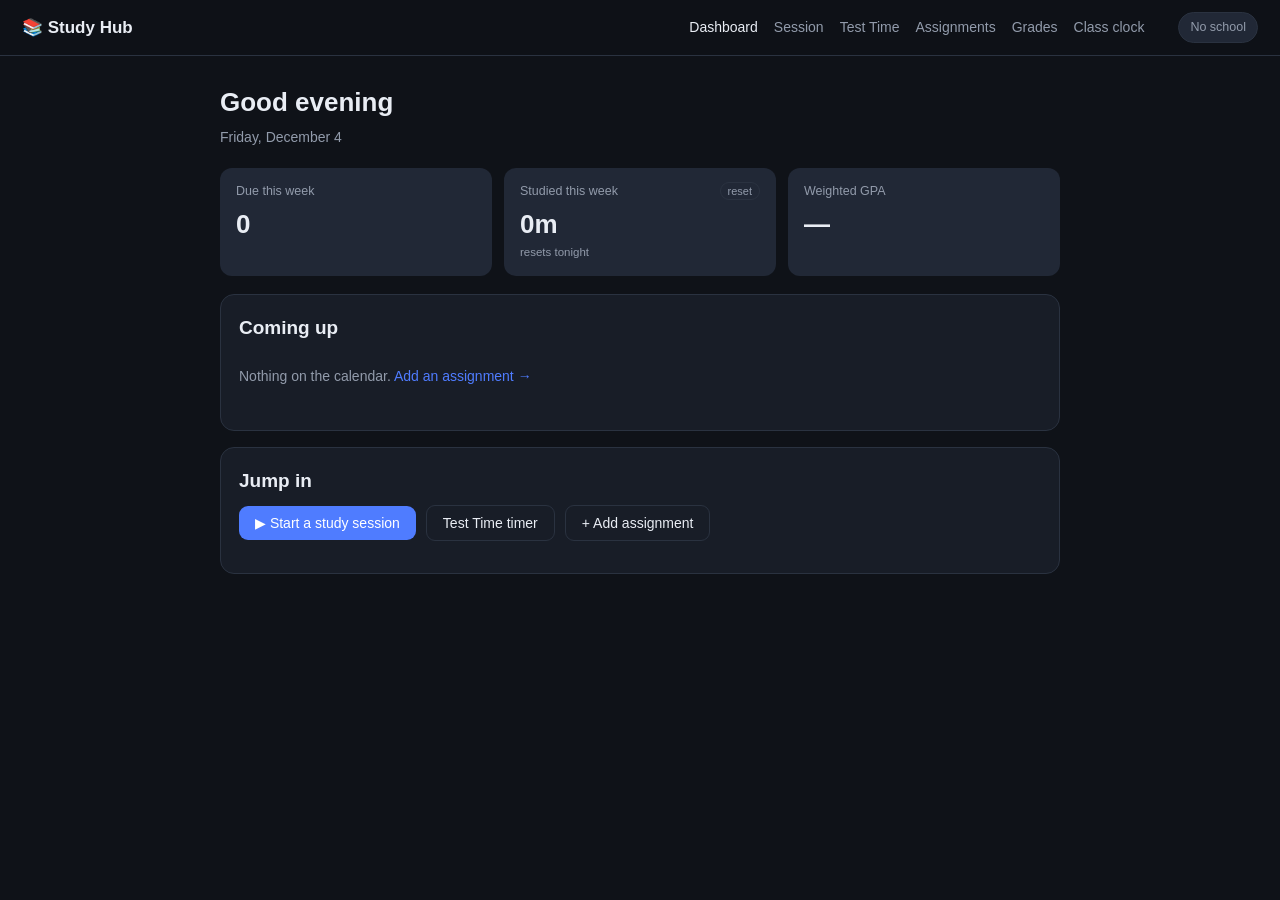
<file: index.html>
<!DOCTYPE html>
<html lang="en">
<head>
<meta charset="UTF-8">
<meta name="viewport" content="width=device-width, initial-scale=1.0">
<title>Study Hub</title>
<link rel="stylesheet" href="style.css">
</head>
<body>

<nav>
  <a class="logo" href="index.html">📚 Study Hub</a>
  <div class="links">
    <a href="index.html">Dashboard</a>
    <a href="planner.html">Session</a>
    <a href="testtime.html">Test Time</a>
    <a href="assignments.html">Assignments</a>
    <a href="grades.html">Grades</a>
    <a href="clock.html">Class clock</a>
  </div>
</nav>

<main>
  <h1 id="greeting">Dashboard</h1>
  <p class="sub" id="todayLine"></p>

  <div class="grid stats" style="margin-bottom:18px;">
    <div class="stat">
      <div class="label">Due this week</div>
      <div class="value" id="dueCount">0</div>
    </div>
    <div class="stat">
      <div class="label">
        Studied this week
        <button class="danger" id="resetWeek" title="Reset this week's total"
                aria-label="Reset studied time" style="float:right; padding:2px 7px; font-size:11px;">reset</button>
      </div>
      <div class="value" id="studyTime">0m</div>
      <div class="meta" style="color:var(--muted); font-size:11.5px;" id="weekNote"></div>
    </div>
    <div class="stat">
      <div class="label">Weighted GPA</div>
      <div class="value" id="gpa">—</div>
    </div>
  </div>

  <div class="panel">
    <h2>Coming up</h2>
    <div id="upcoming"></div>
  </div>

  <div class="panel">
    <h2>Jump in</h2>
    <div class="row">
      <a href="planner.html"><button>▶ Start a study session</button></a>
      <a href="testtime.html"><button class="ghost">Test Time timer</button></a>
      <a href="assignments.html"><button class="ghost">+ Add assignment</button></a>
    </div>
    <p class="sub" id="planHint" style="margin:14px 0 0;"></p>
  </div>
</main>

<script src="storage.js"></script>
<script src="ui.js"></script>
<script src="schedule.js"></script>
<script src="session.js"></script>
<script>
/* ---------- Greeting ---------- */
const hour = new Date().getHours();
document.getElementById("greeting").textContent =
  hour < 12 ? "Good morning" : hour < 18 ? "Good afternoon" : "Good evening";

document.getElementById("todayLine").textContent =
  new Date().toLocaleDateString(undefined, { weekday: "long", month: "long", day: "numeric" });

/* ---------- Data from the other pages ---------- */
const assignments = load(KEYS.assignments, []);
const classes     = load(KEYS.classes, []);
const plan        = load(KEYS.plan, []);

const open = assignments.filter(a => !a.done);
document.getElementById("dueCount").textContent =
  open.filter(a => a.due && daysUntil(a.due) <= 7).length;

/* ---------- Study time (auto-resets Friday night) ---------- */
function paintStudyTime() {
  document.getElementById("studyTime").textContent = formatMinutes(minutesThisWeek());

  // Friday is day 5; show how long until the week rolls over.
  const today = new Date().getDay();
  const daysToFriday = (5 - today + 7) % 7;
  document.getElementById("weekNote").textContent =
    daysToFriday === 0 ? "resets tonight" : `resets in ${daysToFriday}d`;
}
paintStudyTime();

document.getElementById("resetWeek").addEventListener("click", async () => {
  if (await uiConfirm("Reset this week's study total to zero?", "Reset study time", "Reset")) {
    resetThisWeek();
    paintStudyTime();
    uiToast("Study time reset");
  }
});

/* ---------- GPA ---------- */
const GRADE_POINTS = {
  "A+":4.0,"A":4.0,"A-":3.7, "B+":3.3,"B":3.0,"B-":2.7,
  "C+":2.3,"C":2.0,"C-":1.7, "D+":1.3,"D":1.0,"D-":0.7, "F":0.0
};
const WEIGHT = { regular:0.0, honors:0.5, ap:1.0 };

if (classes.length) {
  const total = classes.reduce((sum, c) => {
    const base = GRADE_POINTS[c.grade] ?? 0;
    return sum + base + (base > 0 ? WEIGHT[c.type] : 0);
  }, 0);
  document.getElementById("gpa").textContent = (total / classes.length).toFixed(2);
}

/* ---------- Coming up ---------- */
const upcoming = open
  .filter(a => a.due)
  .sort((a, b) => a.due.localeCompare(b.due))
  .slice(0, 5);

const list = document.getElementById("upcoming");
if (upcoming.length === 0) {
  list.innerHTML = `<p class="empty">Nothing on the calendar.
    <a href="assignments.html">Add an assignment →</a></p>`;
} else {
  upcoming.forEach(a => {
    const d = daysUntil(a.due);
    const pill =
      d < 0  ? `<span class="pill late">${-d}d overdue</span>` :
      d === 0 ? `<span class="pill late">Due today</span>` :
      d <= 3  ? `<span class="pill soon">${d}d left</span>` :
                `<span class="pill ok">${d}d left</span>`;

    const row = document.createElement("div");
    row.className = "item";
    row.innerHTML = `
      <div class="grow">
        <div class="title">${escapeHtml(a.title)}</div>
        <div class="meta">${escapeHtml(a.className || "—")} · ${prettyDate(a.due)}</div>
      </div>
      ${pill}`;
    list.appendChild(row);
  });
}

/* ---------- Saved plan reminder ---------- */
if (plan.length) {
  const mins = plan.reduce((sum, t) => sum + t.minutes, 0);
  document.getElementById("planHint").textContent =
    `You have a saved plan: ${plan.length} task${plan.length === 1 ? "" : "s"}, ${formatMinutes(mins)}.`;
}
</script>
</body>
</html>
</file>
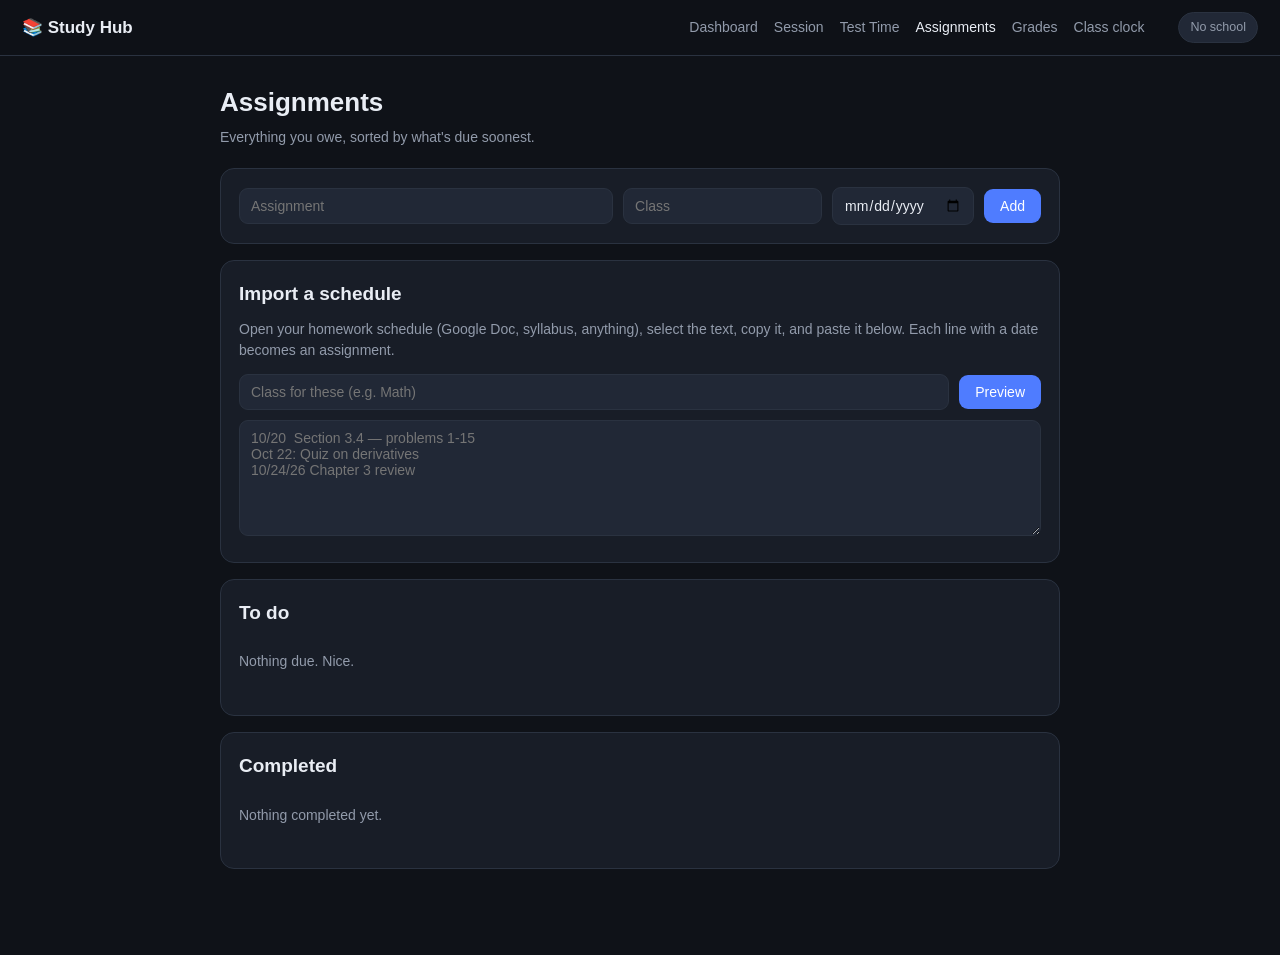
<file: assignments.html>
<!DOCTYPE html>
<html lang="en">
<head>
<meta charset="UTF-8">
<meta name="viewport" content="width=device-width, initial-scale=1.0">
<title>Study Hub — Assignments</title>
<link rel="stylesheet" href="style.css">
</head>
<body>

<nav>
  <a class="logo" href="index.html">📚 Study Hub</a>
  <div class="links">
    <a href="index.html">Dashboard</a>
    <a href="planner.html">Session</a>
    <a href="testtime.html">Test Time</a>
    <a href="assignments.html">Assignments</a>
    <a href="grades.html">Grades</a>
    <a href="clock.html">Class clock</a>
  </div>
</nav>

<main>
  <h1>Assignments</h1>
  <p class="sub">Everything you owe, sorted by what's due soonest.</p>

  <div class="panel">
    <div class="row">
      <label class="sr-only" for="title">Assignment</label>
      <input type="text" id="title" placeholder="Assignment" style="flex:2; min-width:170px;">
      <label class="sr-only" for="className">Class</label>
      <input type="text" id="className" placeholder="Class" style="flex:1; min-width:110px;">
      <label class="sr-only" for="due">Due date</label>
      <input type="date" id="due">
      <button id="add">Add</button>
    </div>
  </div>

  <!-- ============ SCHEDULE IMPORTER ============ -->
  <div class="panel">
    <h2>Import a schedule</h2>
    <p class="sub" style="margin-bottom:12px;">
      Open your homework schedule (Google Doc, syllabus, anything), select the text, copy it,
      and paste it below. Each line with a date becomes an assignment.
    </p>

    <div class="row" style="margin-bottom:10px;">
      <label class="sr-only" for="importClass">Class for imported items</label>
      <input type="text" id="importClass" placeholder="Class for these (e.g. Math)" style="flex:1; min-width:170px;">
      <button id="parseBtn">Preview</button>
    </div>

    <label class="sr-only" for="importText">Paste your schedule</label>
    <textarea id="importText" rows="6" style="width:100%;"
      placeholder="10/20  Section 3.4 — problems 1-15&#10;Oct 22: Quiz on derivatives&#10;10/24/26 Chapter 3 review"></textarea>

    <div id="previewWrap" style="display:none; margin-top:14px;">
      <div id="previewBody"></div>
      <div class="row" style="margin-top:12px;">
        <button id="importBtn">Import selected</button>
        <button class="ghost" id="cancelImport">Cancel</button>
      </div>
    </div>
  </div>

  <div class="panel">
    <h2>To do</h2>
    <div id="todo"></div>
  </div>

  <div class="panel">
    <h2>Completed</h2>
    <div id="done"></div>
  </div>
</main>

<script src="storage.js"></script>
<script src="ui.js"></script>
<script src="schedule.js"></script>
<script src="session.js"></script>
<script>
let items = load(KEYS.assignments, []);

/* ===================== LIST ===================== */
function render() {
  items.sort((a, b) => (a.due || "9999").localeCompare(b.due || "9999"));

  const todoEl = document.getElementById("todo");
  const doneEl = document.getElementById("done");
  todoEl.innerHTML = ""; doneEl.innerHTML = "";

  const todo = items.filter(i => !i.done);
  const done = items.filter(i => i.done);

  if (todo.length === 0) todoEl.innerHTML = `<p class="empty">Nothing due. Nice.</p>`;
  if (done.length === 0) doneEl.innerHTML = `<p class="empty">Nothing completed yet.</p>`;

  todo.forEach(item => todoEl.appendChild(rowFor(item)));
  done.forEach(item => doneEl.appendChild(rowFor(item)));

  save(KEYS.assignments, items);
}

function rowFor(item) {
  const row = document.createElement("div");
  row.className = "item" + (item.done ? " done" : "");

  let pill = "";
  if (item.due && !item.done) {
    const d = daysUntil(item.due);
    if (d < 0)        pill = `<span class="pill late">${-d}d overdue</span>`;
    else if (d === 0) pill = `<span class="pill late">Due today</span>`;
    else if (d <= 3)  pill = `<span class="pill soon">${d}d left</span>`;
    else              pill = `<span class="pill ok">${d}d left</span>`;
  }

  row.innerHTML = `
    <input type="checkbox" ${item.done ? "checked" : ""} data-check="${item.id}"
           aria-label="Mark ${escapeHtml(item.title)} complete">
    <div class="grow">
      <div class="title">${escapeHtml(item.title)}</div>
      <div class="meta">${escapeHtml(item.className || "—")}${item.due ? " · " + prettyDate(item.due) : ""}</div>
    </div>
    ${pill}
    <button class="danger" data-del="${item.id}" aria-label="Delete assignment">✕</button>`;
  return row;
}

/* ===================== ADD ===================== */
document.getElementById("add").addEventListener("click", add);
document.getElementById("title").addEventListener("keydown", e => { if (e.key === "Enter") add(); });

async function add() {
  const titleEl = document.getElementById("title");
  const title = titleEl.value.trim();
  if (!title) { await uiAlert("Name the assignment first."); titleEl.focus(); return; }
  items.push({
    id: uid(),
    title,
    className: document.getElementById("className").value.trim(),
    due: document.getElementById("due").value,
    done: false
  });
  titleEl.value = "";
  titleEl.focus();
  render();
  uiToast("Assignment added", "good");
}

document.body.addEventListener("click", async e => {
  const el = e.target;
  if (el.dataset.check !== undefined) {
    const item = items.find(i => i.id === el.dataset.check);
    if (item) item.done = el.checked;
    render();
  }
  if (el.dataset.del !== undefined) {
    const item = items.find(i => i.id === el.dataset.del);
    if (item && await uiConfirm(`Delete "${item.title}"?`, "Delete assignment", "Delete")) {
      items = items.filter(i => i.id !== el.dataset.del);
      render();
      uiToast("Deleted");
    }
  }
});

/* ============================================================
   SCHEDULE PARSER

   Takes pasted text and pulls a date + a label out of each line.
   Handles the formats a homework schedule actually uses:
     10/20            10/20/26          2026-10-20
     Oct 20           October 20        Mon 10/20 — Section 3.4
   ============================================================ */
const MONTHS = { jan:1, feb:2, mar:3, apr:4, may:5, jun:6,
                 jul:7, aug:8, sep:9, oct:10, nov:11, dec:12 };

function pad(n) { return String(n).padStart(2, "0"); }
function isoFrom(y, m, d) { return `${y}-${pad(m)}-${pad(d)}`; }

/* A schedule usually has no year on it. If the date already
   passed months ago it almost certainly means next year
   (a spring semester listed in the fall), so shift it. */
function inferYear(month, day) {
  const now = new Date();
  let year = now.getFullYear();
  const diffDays = (new Date(year, month - 1, day) - now) / 86400000;
  if (diffDays < -180) year += 1;
  else if (diffDays > 300) year -= 1;
  return year;
}

function validDate(y, m, d) {
  if (m < 1 || m > 12 || d < 1 || d > 31) return false;
  const dt = new Date(y, m - 1, d);
  return dt.getMonth() === m - 1 && dt.getDate() === d;   // rejects Feb 30 etc.
}

function parseLine(line) {
  const raw = line.trim();
  if (!raw) return null;

  let date = null, matched = "";

  // 1) ISO  2026-10-20
  let m = raw.match(/\b(\d{4})-(\d{1,2})-(\d{1,2})\b/);
  if (m && validDate(+m[1], +m[2], +m[3])) {
    date = isoFrom(+m[1], +m[2], +m[3]); matched = m[0];
  }

  // 2) Numeric  10/20  or  10/20/26
  if (!date) {
    m = raw.match(/\b(\d{1,2})\/(\d{1,2})(?:\/(\d{2,4}))?\b/);
    if (m) {
      const mo = +m[1], d = +m[2];
      const y = m[3] ? (+m[3] < 100 ? 2000 + +m[3] : +m[3]) : inferYear(mo, d);
      if (validDate(y, mo, d)) { date = isoFrom(y, mo, d); matched = m[0]; }
    }
  }

  // 3) Month name  Oct 20 / October 20
  if (!date) {
    m = raw.match(/\b(jan|feb|mar|apr|may|jun|jul|aug|sep|oct|nov|dec)[a-z]*\.?\s+(\d{1,2})\b/i);
    if (m) {
      const mo = MONTHS[m[1].toLowerCase()], d = +m[2];
      const y = inferYear(mo, d);
      if (validDate(y, mo, d)) { date = isoFrom(y, mo, d); matched = m[0]; }
    }
  }

  if (!date) return null;   // no date on this line — skip it

  // Whatever is left over, cleaned up, becomes the label.
  const label = raw
    .replace(matched, " ")
    .replace(/\b(mon|tue|tues|wed|wedn|thu|thur|thurs|fri|sat|sun)[a-z]*\.?/i, " ")
    .replace(/\s+/g, " ")
    .replace(/^[\s\-–—:,.|•*]+/, "")
    .replace(/[\s\-–—:,.|]+$/, "")
    .trim();

  if (!label) return null;  // a bare date with no description isn't useful
  return { date, label };
}

/* ===================== IMPORT UI ===================== */
let parsed = [];

document.getElementById("parseBtn").addEventListener("click", async () => {
  const text = document.getElementById("importText").value;

  if (/^\s*https?:\/\//.test(text.trim())) {
    await uiAlert(
      "Paste the schedule's text, not its link. A web page can't read a Google Doc " +
      "directly — open the doc, select all, copy, and paste it here.",
      "Paste the text instead"
    );
    return;
  }

  parsed = text.split("\n").map(parseLine).filter(Boolean);

  if (parsed.length === 0) {
    await uiAlert(
      "No dates found. Each line needs a date like 10/20, Oct 20, or 2026-10-20, " +
      "followed by what's due.",
      "Nothing to import"
    );
    return;
  }

  document.getElementById("previewBody").innerHTML = `
    <p class="sub" style="margin:0 0 4px;">Found ${parsed.length} item${parsed.length === 1 ? "" : "s"}. Uncheck anything you don't want.</p>
    <table class="preview">
      <tr><th style="width:28px;"></th><th style="width:90px;">Due</th><th>Assignment</th></tr>
      ${parsed.map((p, i) => `
        <tr>
          <td><input type="checkbox" data-row="${i}" checked aria-label="Import ${escapeHtml(p.label)}"></td>
          <td>${prettyDate(p.date)}</td>
          <td>${escapeHtml(p.label)}</td>
        </tr>`).join("")}
    </table>`;
  document.getElementById("previewWrap").style.display = "block";
});

document.getElementById("cancelImport").addEventListener("click", () => {
  document.getElementById("previewWrap").style.display = "none";
  parsed = [];
});

document.getElementById("importBtn").addEventListener("click", () => {
  const className = document.getElementById("importClass").value.trim();
  const picked = [...document.querySelectorAll("[data-row]:checked")].map(c => parsed[+c.dataset.row]);

  let added = 0, skipped = 0;
  picked.forEach(p => {
    // Don't create the same assignment twice if you import again.
    const exists = items.some(i => i.title === p.label && i.due === p.date);
    if (exists) { skipped++; return; }
    items.push({ id: uid(), title: p.label, className, due: p.date, done: false });
    added++;
  });

  document.getElementById("previewWrap").style.display = "none";
  document.getElementById("importText").value = "";
  parsed = [];
  render();

  uiToast(
    `Imported ${added}` + (skipped ? ` · skipped ${skipped} duplicate${skipped === 1 ? "" : "s"}` : ""),
    added ? "good" : null
  );
});

render();
</script>
</body>
</html>
</file>
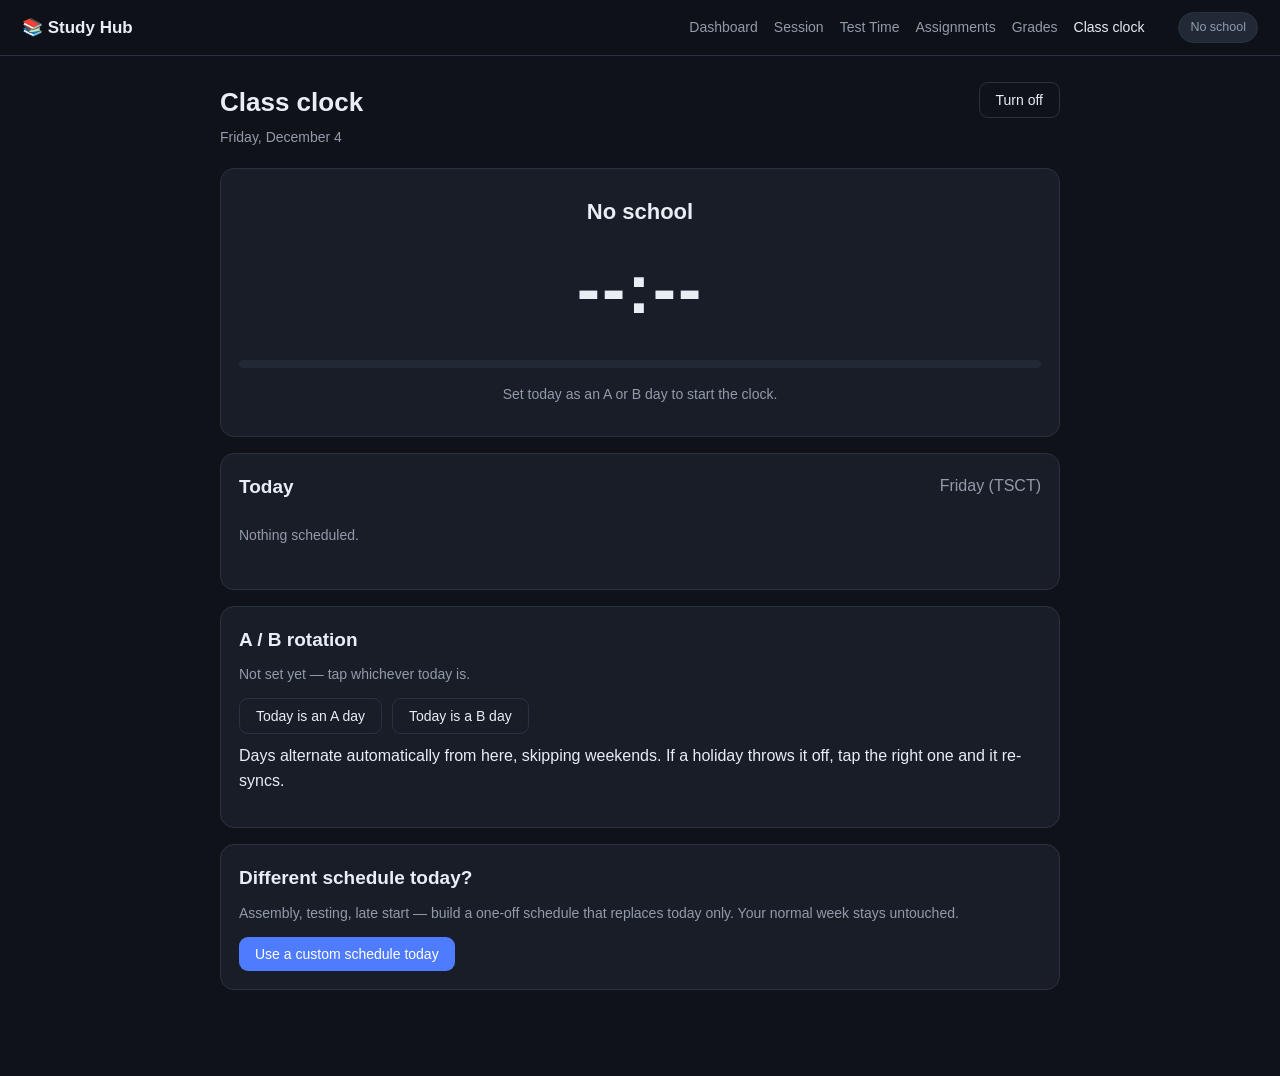
<file: clock.html>
<!DOCTYPE html>
<html lang="en">
<head>
<meta charset="UTF-8">
<meta name="viewport" content="width=device-width, initial-scale=1.0">
<title>Study Hub — Class Clock</title>
<link rel="stylesheet" href="style.css">
</head>
<body>

<nav>
  <a class="logo" href="index.html">📚 Study Hub</a>
  <div class="links">
    <a href="index.html">Dashboard</a>
    <a href="planner.html">Session</a>
    <a href="testtime.html">Test Time</a>
    <a href="assignments.html">Assignments</a>
    <a href="grades.html">Grades</a>
    <a href="clock.html">Class clock</a>
  </div>
</nav>

<main>
  <div class="row" style="justify-content:space-between; align-items:flex-start;">
    <div>
      <h1>Class clock</h1>
      <p class="sub" id="todayLine"></p>
    </div>
    <button class="ghost" id="toggleClock">Turn off</button>
  </div>

  <!-- ===== Live status ===== -->
  <div class="panel runner" style="padding:26px 18px;" id="statusPanel">
    <div class="task" id="nowLabel">—</div>
    <div class="clock" id="bigClock">--:--</div>
    <div class="bar"><div id="barFill"></div></div>
    <div class="upnext" id="endsAt"></div>
    <div class="upnext" id="nextUp" style="margin-top:4px;"></div>
  </div>

  <!-- ===== Today's blocks ===== -->
  <div class="panel" id="todayPanel">
    <div class="row" style="justify-content:space-between;">
      <h2 style="margin:0;">Today</h2>
      <span class="meta" id="todaySchedName" style="color:var(--muted);"></span>
    </div>
    <div id="dayList" style="margin-top:10px;"></div>
  </div>

  <!-- ===== A/B rotation ===== -->
  <div class="panel">
    <h2>A / B rotation</h2>
    <p class="sub" id="rotationNote" style="margin-bottom:12px;"></p>
    <div class="row">
      <button class="ghost" id="setA">Today is an A day</button>
      <button class="ghost" id="setB">Today is a B day</button>
    </div>
    <p class="hint" style="margin-top:10px;">
      Days alternate automatically from here, skipping weekends. If a holiday throws it off, tap the right one and it re-syncs.
    </p>
  </div>

  <!-- ===== Custom day ===== -->
  <div class="panel">
    <h2>Different schedule today?</h2>
    <p class="sub" style="margin-bottom:12px;">
      Assembly, testing, late start — build a one-off schedule that replaces today only. Your normal week stays untouched.
    </p>
    <div class="row">
      <button id="makeCustom">Use a custom schedule today</button>
      <button class="ghost" id="clearCustom" style="display:none;">Remove custom schedule</button>
    </div>

    <!-- Only appears once a custom schedule exists for today -->
    <div id="customEditor" style="display:none; margin-top:16px;">
      <p class="sub" style="margin-bottom:10px;">
        Slot 1–4 are your class periods (A1–A4 on A days, B5–B8 on B days). Leave the slot blank for lunch or anything that isn't a class.
      </p>
      <div id="blockEditor"></div>
      <button id="addBlock" style="margin-top:14px;">+ Add block</button>
    </div>
  </div>
</main>

<script src="storage.js"></script>
<script src="ui.js"></script>
<script src="schedule.js"></script>
<script src="session.js"></script>
<script>
let sched = loadSchedule();

/* Today's one-off schedule, if there is one. */
function todayOverride() {
  const today = localISO(new Date());
  return sched.override && sched.override.date === today ? sched.override : null;
}

/* ===================== LIVE STATUS ===================== */
function paint() {
  const now = new Date();
  const st = scheduleStatus(now);

  document.getElementById("toggleClock").textContent = sched.enabled ? "Turn off" : "Turn on";

  const dateStr = now.toLocaleDateString(undefined, { weekday: "long", month: "long", day: "numeric" });
  document.getElementById("todayLine").textContent =
    dateStr + (st.dayType ? ` · ${st.dayType} day` : "");

  const nowLabel = document.getElementById("nowLabel");
  const bigClock = document.getElementById("bigClock");
  const endsAt   = document.getElementById("endsAt");
  const nextUp   = document.getElementById("nextUp");
  const bar      = document.getElementById("barFill");

  if (st.state === "off") {
    nowLabel.textContent = "Class clock is off";
    bigClock.textContent = "--:--";
    endsAt.textContent   = "Turn it back on to see your periods.";
    nextUp.textContent   = "";
    bar.style.width = "0%";

  } else if (st.state === "in") {
    nowLabel.textContent = st.block.title;
    bigClock.textContent = countdownText(st.endsIn);
    endsAt.textContent   = `Ends at ${toClockLabel(toMinutes(st.block.end))}`;
    nextUp.textContent   = st.next
      ? `Next: ${st.next.title} at ${toClockLabel(toMinutes(st.next.start))}`
      : "Last block of the day.";
    const total = st.block.endSec - st.block.startSec;
    bar.style.width = (((total - st.endsIn) / total) * 100) + "%";

  } else if (st.state === "passing" || st.state === "before") {
    nowLabel.textContent = st.state === "before" ? "Before school" : "Passing period";
    bigClock.textContent = countdownText(st.startsIn);
    endsAt.textContent   = `${st.next.title} starts at ${toClockLabel(toMinutes(st.next.start))}`;
    nextUp.textContent   = "";
    bar.style.width = "0%";

  } else if (st.state === "after") {
    nowLabel.textContent = "School's out";
    bigClock.textContent = "--:--";
    endsAt.textContent   = "Nothing left today.";
    nextUp.textContent   = "";
    bar.style.width = "100%";

  } else {
    nowLabel.textContent = "No school";
    bigClock.textContent = "--:--";
    endsAt.textContent   = st.reason || "";
    nextUp.textContent   = "";
    bar.style.width = "0%";
  }

  document.getElementById("todaySchedName").textContent =
    st.scheduleName ? (st.custom ? st.scheduleName + " (custom)" : st.scheduleName) : "";

  renderDay(st);

  document.getElementById("rotationNote").textContent = st.dayType
    ? `Today is ${st.dayType === "A" ? "an" : "a"} ${st.dayType} day.`
    : sched.anchorDate ? "No school today, so there's no A/B day."
                       : "Not set yet — tap whichever today is.";

  const hasCustom = !!todayOverride();
  document.getElementById("clearCustom").style.display = hasCustom ? "" : "none";
  document.getElementById("customEditor").style.display = hasCustom ? "" : "none";
  document.getElementById("makeCustom").style.display = hasCustom ? "none" : "";
}

function renderDay(st) {
  const list = document.getElementById("dayList");
  if (!st.blocks || st.blocks.length === 0) {
    list.innerHTML = `<p class="empty">Nothing scheduled.</p>`;
    return;
  }
  const now = new Date();
  const nowSec = now.getHours() * 3600 + now.getMinutes() * 60 + now.getSeconds();

  list.innerHTML = st.blocks.map(b => {
    const isNow  = st.state === "in" && st.block.start === b.start && st.block.label === b.label;
    const isPast = b.endSec <= nowSec;
    return `
      <div class="item" style="${isPast && !isNow ? "opacity:.45;" : ""}">
        <div class="grow">
          <div class="title">${escapeHtml(b.title)}${isNow ? ` <span class="pill ok">now</span>` : ""}</div>
          <div class="meta">${escapeHtml(b.label)}${b.code ? " · " + b.code : ""}</div>
        </div>
        <span class="meta">${toClockLabel(toMinutes(b.start))} – ${toClockLabel(toMinutes(b.end))}</span>
      </div>`;
  }).join("");
}

/* ===================== ON / OFF ===================== */
document.getElementById("toggleClock").addEventListener("click", () => {
  sched.enabled = !sched.enabled;
  saveSchedule(sched);
  paint();
  uiToast(sched.enabled ? "Class clock on" : "Class clock off");
});

/* ===================== A / B ANCHOR ===================== */
function setToday(type) {
  sched.anchorDate = localISO(new Date());
  sched.anchorType = type;
  saveSchedule(sched);
  paint();
  uiToast(`Today set as ${type} day`, "good");
}
document.getElementById("setA").addEventListener("click", () => setToday("A"));
document.getElementById("setB").addEventListener("click", () => setToday("B"));

/* ===================== CUSTOM DAY ===================== */
document.getElementById("makeCustom").addEventListener("click", () => {
  // Start from whatever today would normally be, so you're editing, not starting blank.
  const base = blocksForDate(new Date());
  sched.override = {
    date: localISO(new Date()),
    name: "Custom schedule",
    blocks: base ? JSON.parse(JSON.stringify(base.blocks)) : []
  };
  saveSchedule(sched);
  renderEditor();
  paint();
  uiToast("Custom schedule created for today", "good");
});

document.getElementById("clearCustom").addEventListener("click", async () => {
  if (await uiConfirm("Remove today's custom schedule and go back to the normal one?", "Remove custom", "Remove")) {
    sched.override = null;
    saveSchedule(sched);
    renderEditor();
    paint();
    uiToast("Back to the normal schedule");
  }
});

/* ===================== CUSTOM DAY EDITOR =====================
   The editor only ever edits TODAY'S custom schedule. The normal
   weekly bell times are fixed, so there's nothing else to edit. */

function editingBlocks() {
  const ov = todayOverride();
  return ov ? ov.blocks : null;
}

function renderEditor() {
  const wrap = document.getElementById("blockEditor");
  const blocks = editingBlocks();
  if (!blocks) { wrap.innerHTML = ""; return; }

  wrap.innerHTML = blocks.map((b, i) => `
    <div class="item">
      <input type="text" value="${escapeHtml(b.label)}" data-label="${i}"
             aria-label="Block name" style="flex:1.4; min-width:120px;">
      <input type="time" value="${b.start}" data-start="${i}" aria-label="Start time">
      <input type="time" value="${b.end}" data-end="${i}" aria-label="End time">
      <select data-slot="${i}" aria-label="Class slot" style="width:94px;">
        <option value="">—</option>
        <option value="1" ${b.slot === 1 ? "selected" : ""}>Slot 1</option>
        <option value="2" ${b.slot === 2 ? "selected" : ""}>Slot 2</option>
        <option value="3" ${b.slot === 3 ? "selected" : ""}>Slot 3</option>
        <option value="4" ${b.slot === 4 ? "selected" : ""}>Slot 4</option>
      </select>
      <button class="danger" data-delblock="${i}" aria-label="Remove block">✕</button>
    </div>`).join("");
}

document.getElementById("blockEditor").addEventListener("change", e => {
  const el = e.target;
  const idx = el.dataset.label ?? el.dataset.start ?? el.dataset.end ?? el.dataset.slot;
  if (idx === undefined) return;
  const blocks = editingBlocks();
  const b = blocks && blocks[+idx];
  if (!b) return;

  if (el.dataset.label !== undefined) b.label = el.value.trim() || "Block";
  if (el.dataset.start !== undefined) b.start = el.value;
  if (el.dataset.end   !== undefined) b.end   = el.value;
  if (el.dataset.slot  !== undefined) b.slot  = el.value ? +el.value : null;

  blocks.sort((x, y) => toMinutes(x.start) - toMinutes(y.start));
  saveSchedule(sched);
  renderEditor();
  paint();
});

document.getElementById("blockEditor").addEventListener("click", async e => {
  const btn = e.target.closest("button[data-delblock]");
  if (!btn) return;
  const blocks = editingBlocks();
  const b = blocks[+btn.dataset.delblock];
  if (await uiConfirm(`Remove "${b.label}" from this schedule?`, "Remove block", "Remove")) {
    blocks.splice(+btn.dataset.delblock, 1);
    saveSchedule(sched);
    renderEditor();
    paint();
  }
});

document.getElementById("addBlock").addEventListener("click", () => {
  const blocks = editingBlocks();
  if (!blocks) return;
  blocks.push({ label: "New block", start: "15:30", end: "16:00", slot: null });
  blocks.sort((x, y) => toMinutes(x.start) - toMinutes(y.start));
  saveSchedule(sched);
  renderEditor();
  paint();
});

/* ===================== INIT ===================== */
renderEditor();
paint();
setInterval(paint, 1000);
</script>
</body>
</html>
</file>
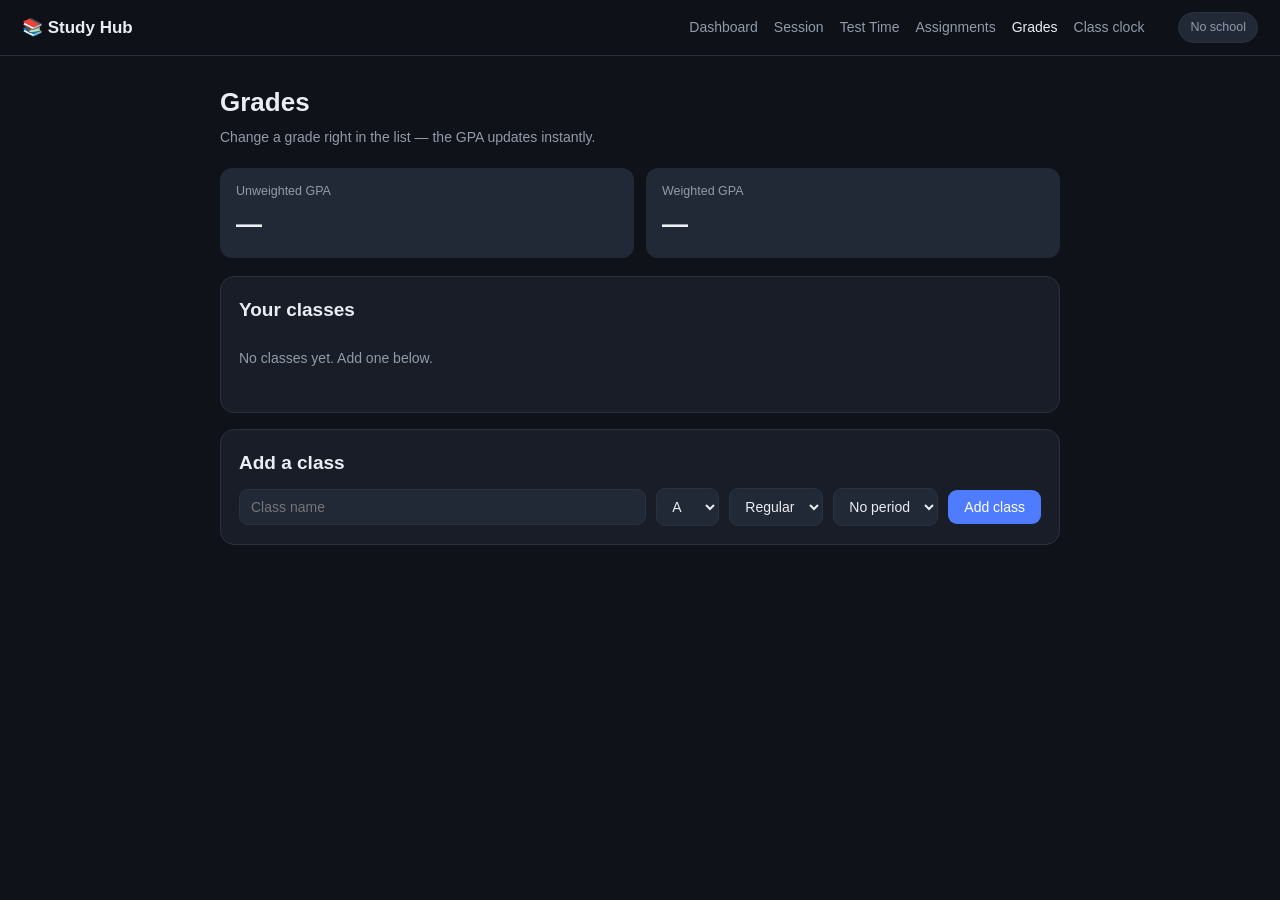
<file: grades.html>
<!DOCTYPE html>
<html lang="en">
<head>
<meta charset="UTF-8">
<meta name="viewport" content="width=device-width, initial-scale=1.0">
<title>Study Hub — Grades</title>
<link rel="stylesheet" href="style.css">
</head>
<body>

<nav>
  <a class="logo" href="index.html">📚 Study Hub</a>
  <div class="links">
    <a href="index.html">Dashboard</a>
    <a href="planner.html">Session</a>
    <a href="testtime.html">Test Time</a>
    <a href="assignments.html">Assignments</a>
    <a href="grades.html">Grades</a>
    <a href="clock.html">Class clock</a>
  </div>
</nav>

<main>
  <h1>Grades</h1>
  <p class="sub">Change a grade right in the list — the GPA updates instantly.</p>

  <!-- ===== GPA stays at the top ===== -->
  <div class="grid stats" style="margin-bottom:18px;">
    <div class="stat"><div class="label">Unweighted GPA</div><div class="value" id="uw">—</div></div>
    <div class="stat"><div class="label">Weighted GPA</div><div class="value" id="w">—</div></div>
  </div>

  <div class="panel">
    <h2>Your classes</h2>
    <div id="list"></div>
  </div>

  <!-- ===== Add form moved to the bottom ===== -->
  <div class="panel">
    <h2>Add a class</h2>
    <div class="row">
      <label class="sr-only" for="cname">Class name</label>
      <input type="text" id="cname" placeholder="Class name" style="flex:2; min-width:160px;">

      <label class="sr-only" for="cgrade">Grade</label>
      <select id="cgrade">
        <option>A+</option><option selected>A</option><option>A-</option>
        <option>B+</option><option>B</option><option>B-</option>
        <option>C+</option><option>C</option><option>C-</option>
        <option>D+</option><option>D</option><option>D-</option>
        <option>F</option>
      </select>

      <label class="sr-only" for="ctype">Course type</label>
      <select id="ctype">
        <option value="regular">Regular</option>
        <option value="honors">Honors</option>
        <option value="ap">AP</option>
      </select>

      <label class="sr-only" for="cperiod">Period</label>
      <select id="cperiod">
        <option value="">No period</option>
        <option value="A1">A1</option><option value="A2">A2</option>
        <option value="A3">A3</option><option value="A4">A4</option>
        <option value="B5">B5</option><option value="B6">B6</option>
        <option value="B7">B7</option><option value="B8">B8</option>
      </select>

      <button id="add">Add class</button>
    </div>
  </div>
</main>

<script src="storage.js"></script>
<script src="ui.js"></script>
<script src="schedule.js"></script>
<script src="session.js"></script>
<script>
const GRADE_POINTS = {
  "A+":4.0,"A":4.0,"A-":3.7,
  "B+":3.3,"B":3.0,"B-":2.7,
  "C+":2.3,"C":2.0,"C-":1.7,
  "D+":1.3,"D":1.0,"D-":0.7,
  "F":0.0
};
const WEIGHT = { regular:0.0, honors:0.5, ap:1.0 };
const LABEL  = { regular:"Regular", honors:"Honors", ap:"AP" };
const GRADES = Object.keys(GRADE_POINTS);
const TYPES  = Object.keys(WEIGHT);
/* A days run periods A1-A4, B days run B5-B8. Tagging a class
   with its period is what lets the Class Clock know which class
   you're actually in right now. */
const PERIODS = ["A1", "A2", "A3", "A4", "B5", "B6", "B7", "B8"];

let classes = load(KEYS.classes, []);

function render() {
  const list = document.getElementById("list");
  list.innerHTML = "";

  if (classes.length === 0) {
    list.innerHTML = `<p class="empty">No classes yet. Add one below.</p>`;
    document.getElementById("uw").textContent = "—";
    document.getElementById("w").textContent  = "—";
    save(KEYS.classes, classes);
    return;
  }

  let uwSum = 0, wSum = 0;

  classes.forEach(c => {
    const base  = GRADE_POINTS[c.grade] ?? 0;
    const bonus = base > 0 ? WEIGHT[c.type] : 0;   // no bonus on a failing grade
    uwSum += base;
    wSum  += base + bonus;

    // Build <option> lists with the current value preselected,
    // so the dropdown opens showing what the class is set to.
    const gradeOpts = GRADES.map(g =>
      `<option ${g === c.grade ? "selected" : ""}>${g}</option>`).join("");
    const typeOpts = TYPES.map(t =>
      `<option value="${t}" ${t === c.type ? "selected" : ""}>${LABEL[t]}</option>`).join("");
    const periodOpts = `<option value="">—</option>` + PERIODS.map(p =>
      `<option value="${p}" ${p === c.period ? "selected" : ""}>${p}</option>`).join("");

    const row = document.createElement("div");
    row.className = "item";
    row.innerHTML = `
      <div class="grow">
        <div class="title">${escapeHtml(c.name)}</div>
        <div class="meta">${base.toFixed(1)} pts${bonus ? " + " + bonus + " weighted" : ""}</div>
      </div>
      <select class="inline" data-period="${c.id}" aria-label="Period for ${escapeHtml(c.name)}">${periodOpts}</select>
      <select class="inline" data-grade="${c.id}" aria-label="Grade for ${escapeHtml(c.name)}">${gradeOpts}</select>
      <select class="inline" data-type="${c.id}" aria-label="Course type for ${escapeHtml(c.name)}">${typeOpts}</select>
      <button class="danger" data-del="${c.id}" aria-label="Remove ${escapeHtml(c.name)}">✕</button>`;
    list.appendChild(row);
  });

  document.getElementById("uw").textContent = (uwSum / classes.length).toFixed(2);
  document.getElementById("w").textContent  = (wSum  / classes.length).toFixed(2);
  save(KEYS.classes, classes);
}

/* ---------- Add ---------- */
document.getElementById("add").addEventListener("click", add);
document.getElementById("cname").addEventListener("keydown", e => { if (e.key === "Enter") add(); });

async function add() {
  const nameEl = document.getElementById("cname");
  const name = nameEl.value.trim();
  if (!name) { await uiAlert("Give the class a name first."); nameEl.focus(); return; }

  classes.push({
    id: uid(),
    name: name,
    grade: document.getElementById("cgrade").value,
    type: document.getElementById("ctype").value,
    period: document.getElementById("cperiod").value || null
  });

  // Reset the form back to its defaults so the next entry
  // doesn't accidentally inherit the last one's settings.
  nameEl.value = "";
  document.getElementById("cgrade").value = "A";
  document.getElementById("ctype").value = "regular";
  document.getElementById("cperiod").value = "";
  nameEl.focus();

  render();
  uiToast(`Added ${name}`, "good");
}

/* ---------- Inline editing ----------
   "change" fires when a dropdown value changes. We find which
   class it belongs to from the data- attribute and update it. */
document.getElementById("list").addEventListener("change", e => {
  const el = e.target;
  const id = el.dataset.grade || el.dataset.type || el.dataset.period;
  if (!id) return;
  const cls = classes.find(c => c.id === id);
  if (!cls) return;
  if (el.dataset.grade)  cls.grade  = el.value;
  if (el.dataset.type)   cls.type   = el.value;
  if (el.dataset.period) cls.period = el.value || null;
  render();
});

/* ---------- Delete ---------- */
document.getElementById("list").addEventListener("click", async e => {
  const btn = e.target.closest("button[data-del]");
  if (!btn) return;
  const cls = classes.find(c => c.id === btn.dataset.del);
  if (!cls) return;
  if (await uiConfirm(`Remove ${cls.name} from your classes?`, "Remove class", "Remove")) {
    classes = classes.filter(c => c.id !== btn.dataset.del);
    render();
    uiToast("Class removed");
  }
});

render();
</script>
</body>
</html>
</file>
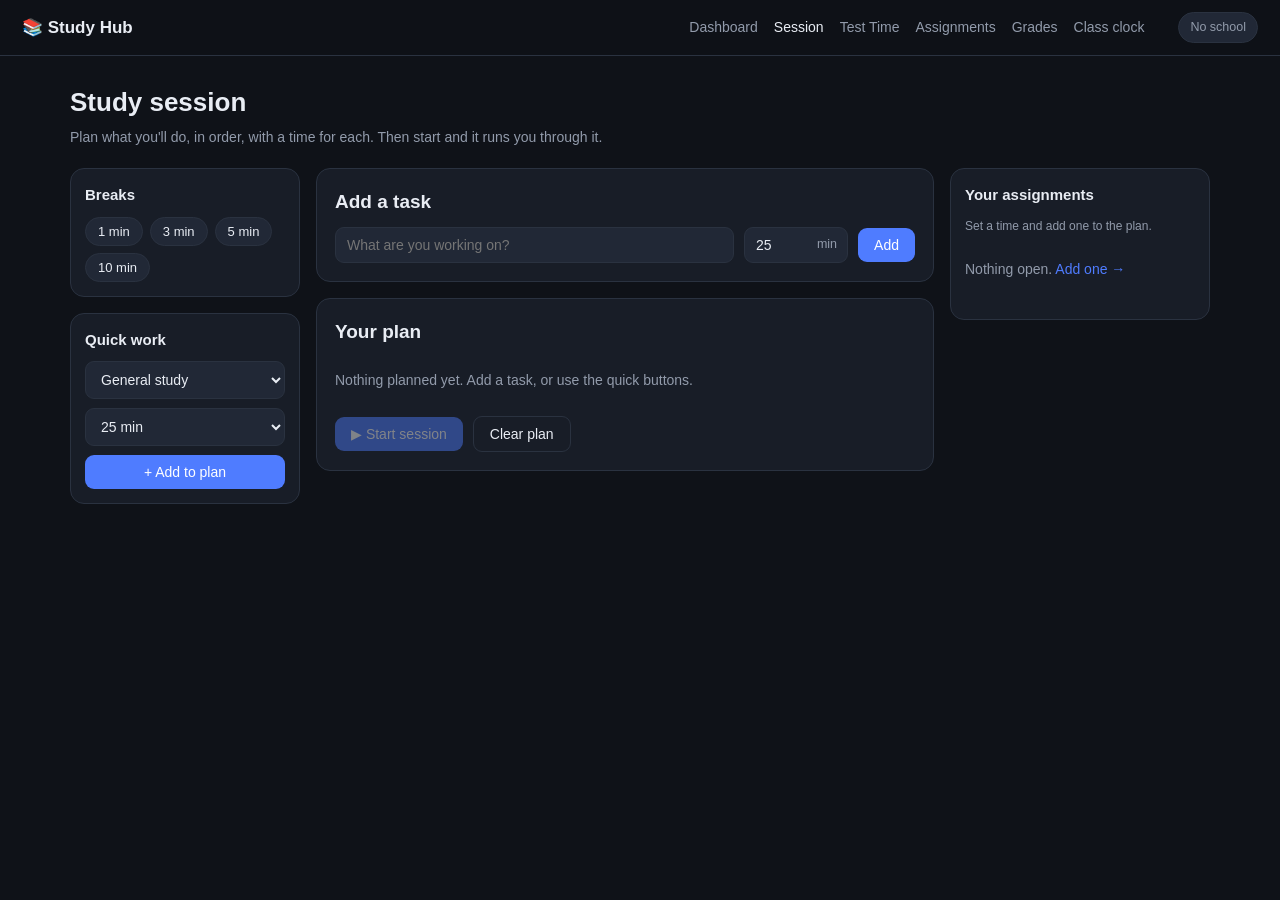
<file: planner.html>
<!DOCTYPE html>
<html lang="en">
<head>
<meta charset="UTF-8">
<meta name="viewport" content="width=device-width, initial-scale=1.0">
<title>Study Hub — Session</title>
<link rel="stylesheet" href="style.css">
</head>
<body>

<nav>
  <a class="logo" href="index.html">📚 Study Hub</a>
  <div class="links">
    <a href="index.html">Dashboard</a>
    <a href="planner.html">Session</a>
    <a href="testtime.html">Test Time</a>
    <a href="assignments.html">Assignments</a>
    <a href="grades.html">Grades</a>
    <a href="clock.html">Class clock</a>
  </div>
</nav>

<main class="wide">

  <!-- ================= BUILD MODE ================= -->
  <div id="buildMode">
    <h1>Study session</h1>
    <p class="sub">Plan what you'll do, in order, with a time for each. Then start and it runs you through it.</p>

    <div class="cols">

      <!-- ---------- LEFT: quick add ---------- -->
      <aside class="side">
        <div class="panel">
          <h2>Breaks</h2>
          <div class="chipwrap">
            <button class="chip" data-break="1">1 min</button>
            <button class="chip" data-break="3">3 min</button>
            <button class="chip" data-break="5">5 min</button>
            <button class="chip" data-break="10">10 min</button>
          </div>
        </div>

        <div class="panel">
          <h2>Quick work</h2>
          <div class="stack">
            <label class="sr-only" for="quickSubject">Subject</label>
            <select id="quickSubject"></select>

            <label class="sr-only" for="quickMins">Length</label>
            <select id="quickMins">
              <option value="5">5 min</option>
              <option value="10">10 min</option>
              <option value="25" selected>25 min</option>
              <option value="30">30 min</option>
              <option value="45">45 min</option>
              <option value="50">50 min</option>
            </select>

            <button id="quickAdd">+ Add to plan</button>
          </div>
        </div>
      </aside>

      <!-- ---------- CENTER: the plan ---------- -->
      <section>
        <div class="panel">
          <h2>Add a task</h2>
          <div class="row">
            <label class="sr-only" for="taskName">Task name</label>
            <input type="text" id="taskName" placeholder="What are you working on?" style="flex:2; min-width:170px;">
            <span class="with-unit" style="width:104px;">
              <label class="sr-only" for="taskMins">Minutes</label>
              <input type="number" id="taskMins" min="1" max="240" value="25">
              <span class="unit">min</span>
            </span>
            <button id="addTask">Add</button>
          </div>
        </div>

        <div class="panel">
          <h2>Your plan</h2>
          <div id="planList"></div>
          <p id="planTotal" class="sub" style="margin:14px 0 0;"></p>
          <div class="row" style="margin-top:14px;">
            <button id="startBtn">▶ Start session</button>
            <button class="ghost" id="clearPlan">Clear plan</button>
          </div>
        </div>
      </section>

      <!-- ---------- RIGHT: assignments ---------- -->
      <aside class="side">
        <div class="panel">
          <h2>Your assignments</h2>
          <p class="meta" style="color:var(--muted); margin:0 0 10px;">Set a time and add one to the plan.</p>
          <div id="assignSide"></div>
        </div>
      </aside>

    </div>
  </div>

  <!-- ================= RUNNER MODE ================= -->
  <div id="runMode" style="display:none;">
    <div class="panel runner">
      <div class="task" id="curTask">—</div>
      <div class="clock" id="clock">00:00</div>
      <div class="bar"><div id="barFill"></div></div>
      <div class="upnext" id="upNext"></div>

      <!-- Normal controls while the timer is running -->
      <div class="row" style="justify-content:center; margin-top:20px;" id="runControls">
        <button id="pauseBtn">Pause</button>
        <button class="ghost" id="skipBtn">Skip →</button>
        <button class="ghost" id="finishAssignBtn" style="display:none;">✓ Finish assignment</button>
        <button class="ghost" id="endBtn">End session</button>
      </div>

      <!-- Shown when the clock hits 0:00 and waits for you -->
      <div id="timesUp" style="display:none; margin-top:20px;">
        <p class="sub" style="margin:0 0 10px;">Time's up on this one. Add more time, or move on.</p>
        <div class="chipwrap" style="justify-content:center;">
          <button class="chip" data-add="1">+1 min</button>
          <button class="chip" data-add="2">+2 min</button>
          <button class="chip" data-add="3">+3 min</button>
          <button class="chip" data-add="4">+4 min</button>
          <button class="chip" data-add="5">+5 min</button>
        </div>
        <div class="row" style="justify-content:center; margin-top:14px;">
          <button id="doneTaskBtn">Finished → next</button>
          <button class="ghost" id="doneAssignBtn" style="display:none;">✓ Finished &amp; complete assignment</button>
        </div>
      </div>
    </div>
  </div>

</main>

<script src="storage.js"></script>
<script src="ui.js"></script>
<script src="schedule.js"></script>
<script src="session.js"></script>
<script>
/* ===================== STATE ===================== */
let plan        = load(KEYS.plan, []);
let assignments = load(KEYS.assignments, []);
let classes     = load(KEYS.classes, []);

let index = 0;              // which task we're on
let endTime = 0;            // timestamp the current chunk ends
let remaining = 0;          // seconds left in this chunk
let chunkMinutes = 0;       // length of the chunk currently running
let ticker = null;
let paused = false;
let awaiting = false;       // true while parked at 0:00 waiting for a choice
let minutesDone = 0;
let finishedAssignments = new Set();  // ran their time but not marked complete yet

/* ===================== LEFT SIDEBAR ===================== */
function fillSubjects() {
  const sel = document.getElementById("quickSubject");
  const options = ["General study", ...classes.map(c => c.name)];
  sel.innerHTML = options
    .map(name => `<option value="${escapeHtml(name)}">${escapeHtml(name)}</option>`)
    .join("");
}

document.querySelectorAll("[data-break]").forEach(btn => {
  btn.addEventListener("click", () => {
    addToPlan({ name: "Break", minutes: +btn.dataset.break });
    uiToast(`${btn.dataset.break} min break added`);
  });
});

document.getElementById("quickAdd").addEventListener("click", () => {
  const subject = document.getElementById("quickSubject").value;
  const mins = +document.getElementById("quickMins").value;
  addToPlan({ name: subject, minutes: mins });
  uiToast(`${subject} · ${mins} min added`, "good");
});

/* ===================== RIGHT SIDEBAR ===================== */
function renderAssignSide() {
  const wrap = document.getElementById("assignSide");
  const open = assignments
    .filter(a => !a.done)
    .sort((a, b) => (a.due || "9999").localeCompare(b.due || "9999"));

  if (open.length === 0) {
    wrap.innerHTML = `<p class="empty">Nothing open. <a href="assignments.html">Add one →</a></p>`;
    return;
  }

  wrap.innerHTML = open.map(a => {
    let due = "";
    if (a.due) {
      const d = daysUntil(a.due);
      due = d < 0 ? `${-d}d overdue` : d === 0 ? "Due today" : `${d}d left`;
    }
    return `
      <div class="mini">
        <div class="title">${escapeHtml(a.title)}</div>
        <div class="meta">${escapeHtml(a.className || "—")}${due ? " · " + due : ""}</div>
        <div class="row">
          <span class="with-unit">
            <label class="sr-only" for="m-${a.id}">Minutes for ${escapeHtml(a.title)}</label>
            <input type="number" id="m-${a.id}" min="1" max="240" value="25">
            <span class="unit">min</span>
          </span>
          <button data-addassign="${a.id}">+</button>
        </div>
      </div>`;
  }).join("");
}

document.getElementById("assignSide").addEventListener("click", e => {
  const btn = e.target.closest("button[data-addassign]");
  if (!btn) return;
  const id = btn.dataset.addassign;
  const a = assignments.find(x => x.id === id);
  const mins = parseInt(document.getElementById("m-" + id).value, 10);
  if (!a || !mins || mins < 1) { uiToast("Enter a number of minutes", "bad"); return; }
  addToPlan({ name: a.title, minutes: mins, assignmentId: a.id });
  uiToast(`${a.title} added (${mins} min)`, "good");
});

/* ===================== PLAN ===================== */
function addToPlan(task) { plan.push(task); renderPlan(); }

function renderPlan() {
  const list = document.getElementById("planList");

  if (plan.length === 0) {
    list.innerHTML = `<p class="empty">Nothing planned yet. Add a task, or use the quick buttons.</p>`;
  } else {
    list.innerHTML = plan.map((task, i) => `
      <div class="item">
        <span class="meta">${i + 1}.</span>
        <div class="grow">
          <div class="title">${escapeHtml(task.name)}${task.assignmentId ? ` <span class="pill ok">assignment</span>` : ""}</div>
          <div class="meta">${task.minutes} min</div>
        </div>
        <button class="danger" data-up="${i}"   ${i === 0 ? "disabled" : ""} aria-label="Move up">↑</button>
        <button class="danger" data-down="${i}" ${i === plan.length - 1 ? "disabled" : ""} aria-label="Move down">↓</button>
        <button class="danger" data-del="${i}"  aria-label="Remove task">✕</button>
      </div>`).join("");
  }

  const total = plan.reduce((sum, t) => sum + t.minutes, 0);
  document.getElementById("planTotal").textContent =
    total ? `Total: ${formatMinutes(total)} across ${plan.length} task${plan.length === 1 ? "" : "s"}` : "";
  document.getElementById("startBtn").disabled = plan.length === 0;
  save(KEYS.plan, plan);
}

document.getElementById("planList").addEventListener("click", e => {
  const btn = e.target.closest("button");
  if (!btn || btn.disabled) return;

  if (btn.dataset.del !== undefined) {
    plan.splice(+btn.dataset.del, 1);
  } else if (btn.dataset.up !== undefined) {
    const i = +btn.dataset.up;
    if (i > 0) [plan[i - 1], plan[i]] = [plan[i], plan[i - 1]];
  } else if (btn.dataset.down !== undefined) {
    const i = +btn.dataset.down;
    if (i < plan.length - 1) [plan[i + 1], plan[i]] = [plan[i], plan[i + 1]];
  } else return;

  renderPlan();
});

document.getElementById("addTask").addEventListener("click", addTask);
document.getElementById("taskName").addEventListener("keydown", e => { if (e.key === "Enter") addTask(); });

async function addTask() {
  const nameEl = document.getElementById("taskName");
  const name = nameEl.value.trim();
  const mins = parseInt(document.getElementById("taskMins").value, 10);
  if (!name) { await uiAlert("Give the task a name."); nameEl.focus(); return; }
  if (!mins || mins < 1) { await uiAlert("Minutes must be at least 1."); return; }
  addToPlan({ name, minutes: mins });
  nameEl.value = "";
  nameEl.focus();
}

document.getElementById("clearPlan").addEventListener("click", async () => {
  if (plan.length === 0) return;
  if (await uiConfirm("Clear the whole plan?", "Clear plan", "Clear")) {
    plan = []; renderPlan(); uiToast("Plan cleared");
  }
});

/* ===================== RUNNER ===================== */
document.getElementById("startBtn").addEventListener("click", () => {
  index = 0;
  minutesDone = 0;
  finishedAssignments = new Set();
  enterRunMode();
  startTask();
});

function currentTask() { return plan[index]; }

function enterRunMode() {
  document.getElementById("buildMode").style.display = "none";
  document.getElementById("runMode").style.display = "block";
}

/* Save the whole session. Called on every state change, so
   another page — or a reload — can pick it up exactly as it is. */
function persist() {
  saveSession({
    active: true,
    index, chunkMinutes, endTime, paused, remaining, awaiting, minutesDone,
    finished: [...finishedAssignments]
  });
}

/* Labels that depend on which task we're on. Split out so both
   starting a task and restoring one can reuse it. */
function paintTaskLabels() {
  const task = currentTask();
  document.getElementById("curTask").textContent = task.name;

  const next = plan[index + 1];
  document.getElementById("upNext").textContent =
    next ? `Up next: ${next.name} (${next.minutes} min)` : "Last task — finish strong.";

  /* The finish button is ALWAYS available — you can call any task
     done early. Only the wording changes, and only tasks that came
     from the assignments sidebar also tick the assignment off. */
  const isAssignment = !!task.assignmentId;
  const finishBtn = document.getElementById("finishAssignBtn");
  finishBtn.style.display = "";
  finishBtn.textContent = isAssignment ? "✓ Finish assignment" : "✓ Finish task";
  document.getElementById("doneAssignBtn").style.display = isAssignment ? "" : "none";
}

function startTask() {
  paintTaskLabels();
  startChunk(currentTask().minutes);
}

/* A "chunk" is one stretch of counting down — either the task's
   original time, or extra minutes added from the time's-up panel. */
function startChunk(minutes) {
  chunkMinutes = minutes;
  remaining = minutes * 60;
  endTime = Date.now() + remaining * 1000;
  paused = false;
  awaiting = false;

  document.getElementById("pauseBtn").textContent = "Pause";
  document.getElementById("runControls").style.display = "flex";
  document.getElementById("timesUp").style.display = "none";

  persist();
  clearInterval(ticker);
  ticker = setInterval(tick, 250);
  tick();
}

function tick() {
  if (paused || awaiting) return;
  remaining = Math.max(0, Math.round((endTime - Date.now()) / 1000));
  draw();
  if (remaining <= 0) timeUp();
}

/* Instead of auto-advancing, we park at 0:00 and ask. */
function timeUp() {
  awaiting = true;
  clearInterval(ticker);
  minutesDone += chunkMinutes;          // credit the time that just elapsed
  const task = currentTask();
  if (task.assignmentId) finishedAssignments.add(task.assignmentId);
  persist();
  beep();
  draw();
  showTimesUp();
  document.title = `0:00 — ${task.name}`;
}

function showTimesUp() {
  document.getElementById("runControls").style.display = "none";
  document.getElementById("timesUp").style.display = "block";
}

/* Pick a session back up after navigating away or reloading. */
function restoreSession() {
  const s = loadSession();
  if (!s || !s.active) return false;
  // If the plan changed underneath it, don't guess — drop it.
  if (!plan.length || s.index >= plan.length) { clearSession(); return false; }

  index        = s.index;
  chunkMinutes = s.chunkMinutes;
  endTime      = s.endTime;
  paused       = !!s.paused;
  remaining    = s.remaining || 0;
  awaiting     = !!s.awaiting;
  minutesDone  = s.minutesDone || 0;
  finishedAssignments = new Set(s.finished || []);

  enterRunMode();
  paintTaskLabels();

  if (awaiting) {
    showTimesUp();
    draw();
  } else {
    document.getElementById("pauseBtn").textContent = paused ? "Resume" : "Pause";
    document.getElementById("runControls").style.display = "flex";
    document.getElementById("timesUp").style.display = "none";
    clearInterval(ticker);
    ticker = setInterval(tick, 250);
    tick();   // if it ran out while you were away, this parks it at 0:00
  }
  return true;
}

function draw() {
  const m = Math.floor(remaining / 60);
  const s = remaining % 60;
  const text = String(m).padStart(2, "0") + ":" + String(s).padStart(2, "0");
  document.getElementById("clock").textContent = text;

  const total = chunkMinutes * 60;
  document.getElementById("barFill").style.width =
    (total ? ((total - remaining) / total) * 100 : 100) + "%";
  if (!awaiting) document.title = `${text} — ${currentTask().name}`;
}

/* ---------- Time's-up choices ---------- */
document.querySelectorAll("[data-add]").forEach(btn => {
  btn.addEventListener("click", () => {
    const extra = +btn.dataset.add;
    startChunk(extra);                       // keep going on the SAME task
    uiToast(`+${extra} min added`);
  });
});

document.getElementById("doneTaskBtn").addEventListener("click", () => advance());

document.getElementById("doneAssignBtn").addEventListener("click", () => {
  completeAssignment(currentTask().assignmentId);
  advance();
});

/* ---------- Finish an assignment mid-task ---------- */
document.getElementById("finishAssignBtn").addEventListener("click", async () => {
  const task = currentTask();
  const linked = !!task.assignmentId;

  const ok = await uiConfirm(
    linked
      ? `Mark "${task.name}" complete and move on?`
      : `Finish "${task.name}" early and move on?`,
    linked ? "Finish assignment" : "Finish task",
    "Finish"
  );
  if (!ok) return;

  // Credit the part of this chunk you actually did.
  minutesDone += Math.max(0, chunkMinutes - Math.ceil(remaining / 60));
  if (linked) completeAssignment(task.assignmentId);
  clearInterval(ticker);
  advance();
});

function completeAssignment(id) {
  const a = assignments.find(x => x.id === id);
  if (!a || a.done) return;
  a.done = true;
  save(KEYS.assignments, assignments);
  finishedAssignments.delete(id);   // already handled; don't ask again at the end
  persist();
  renderAssignSide();
  uiToast(`${a.title} marked complete`, "good");
}

/* ---------- Moving between tasks ---------- */
function advance() {
  awaiting = false;
  index++;
  if (index < plan.length) startTask();
  else finish();
}

document.getElementById("pauseBtn").addEventListener("click", () => {
  paused = !paused;
  document.getElementById("pauseBtn").textContent = paused ? "Resume" : "Pause";
  // Resuming: rebuild the end time from whatever was left.
  if (!paused) endTime = Date.now() + remaining * 1000;
  persist();
});

document.getElementById("skipBtn").addEventListener("click", () => {
  minutesDone += Math.max(0, chunkMinutes - Math.ceil(remaining / 60));
  clearInterval(ticker);
  advance();
});

document.getElementById("endBtn").addEventListener("click", async () => {
  if (await uiConfirm("End the session early?", "End session", "End")) {
    minutesDone += Math.max(0, chunkMinutes - Math.ceil(remaining / 60));
    clearInterval(ticker);
    finish();
  }
});

async function finish() {
  clearInterval(ticker);
  awaiting = false;
  clearSession();          // nothing running any more
  document.title = "Study Hub";
  if (minutesDone > 0) logStudyTime(minutesDone);

  document.getElementById("runMode").style.display = "none";
  document.getElementById("buildMode").style.display = "block";

  /* Clear out what you got through. `index` is however far the
     session reached, so everything before it is done and gets
     dropped. Finish the whole plan and this leaves it empty;
     end early and the tasks you never reached are still there. */
  const leftover = plan.length - index;
  plan = plan.slice(index);
  renderPlan();

  // Anything you studied but didn't explicitly finish.
  const pending = assignments.filter(a => finishedAssignments.has(a.id) && !a.done);
  if (pending.length) {
    const picked = await uiChoose(
      "Mark these complete?",
      pending.map(a => ({ id: a.id, label: a.title, sub: a.className || "" })),
      "Mark complete",
      "You ran study time for these but didn't mark them finished."
    );
    if (Array.isArray(picked) && picked.length) {
      assignments.forEach(a => { if (picked.includes(a.id)) a.done = true; });
      save(KEYS.assignments, assignments);
      renderAssignSide();
      uiToast(`${picked.length} assignment${picked.length === 1 ? "" : "s"} completed`, "good");
    }
  }

  await uiAlert(
    `You studied ${formatMinutes(minutesDone)}.` +
    (leftover > 0
      ? ` ${leftover} task${leftover === 1 ? "" : "s"} left in your plan.`
      : " Your plan is clear."),
    "Session complete"
  );
}

function beep() {
  try {
    const ctx = new (window.AudioContext || window.webkitAudioContext)();
    const osc = ctx.createOscillator();
    const gain = ctx.createGain();
    osc.connect(gain); gain.connect(ctx.destination);
    osc.frequency.value = 880;
    gain.gain.setValueAtTime(0.25, ctx.currentTime);
    gain.gain.exponentialRampToValueAtTime(0.001, ctx.currentTime + 0.6);
    osc.start(); osc.stop(ctx.currentTime + 0.6);
  } catch (e) { /* audio blocked — fine */ }
}

/* ===================== INIT ===================== */
fillSubjects();
renderAssignSide();
renderPlan();

/* If a session was running when you navigated away, pick it
   back up instead of showing the empty planner. */
restoreSession();
</script>
</body>
</html>
</file>
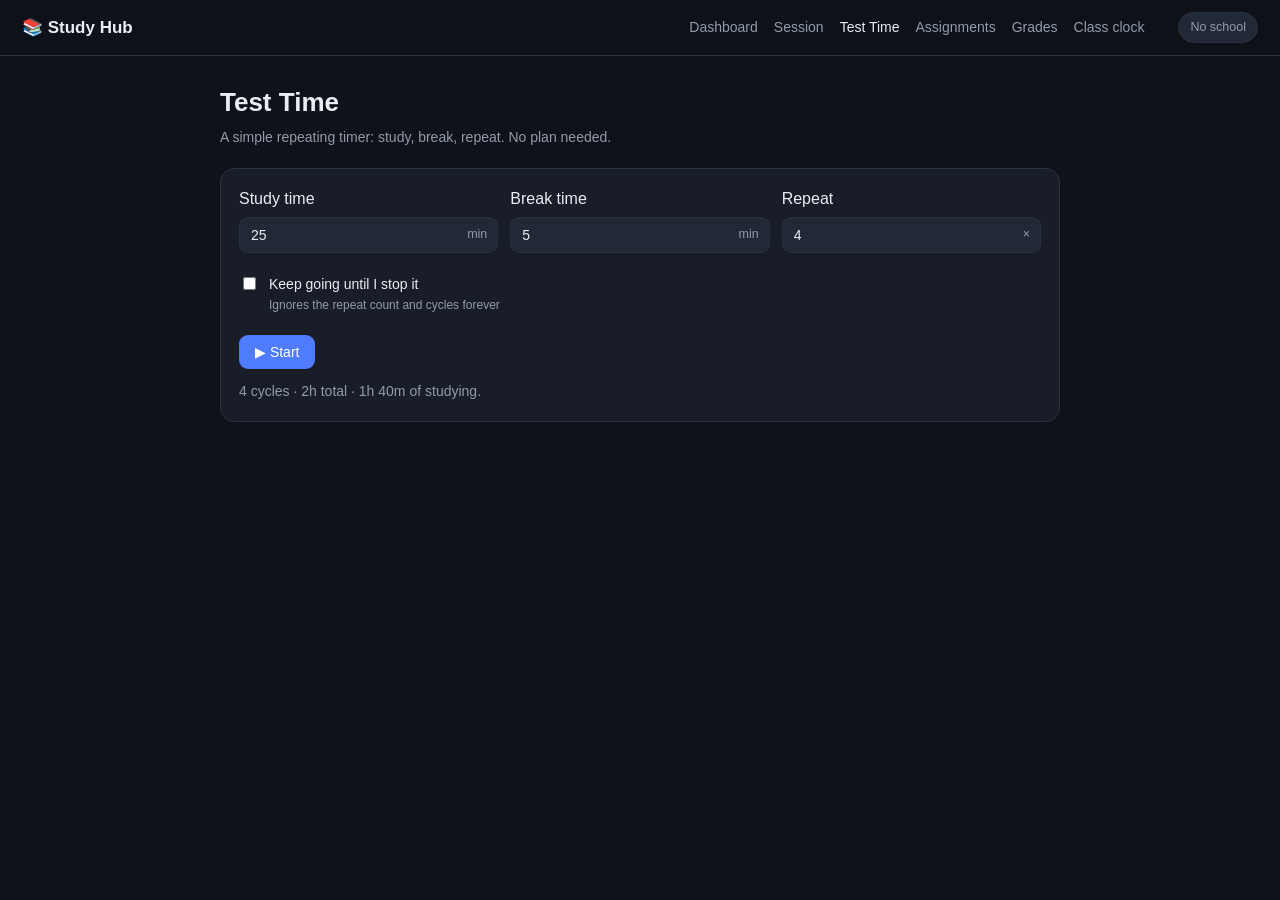
<file: testtime.html>
<!DOCTYPE html>
<html lang="en">
<head>
<meta charset="UTF-8">
<meta name="viewport" content="width=device-width, initial-scale=1.0">
<title>Study Hub — Test Time</title>
<link rel="stylesheet" href="style.css">
</head>
<body>

<nav>
  <a class="logo" href="index.html">📚 Study Hub</a>
  <div class="links">
    <a href="index.html">Dashboard</a>
    <a href="planner.html">Session</a>
    <a href="testtime.html">Test Time</a>
    <a href="assignments.html">Assignments</a>
    <a href="grades.html">Grades</a>
    <a href="clock.html">Class clock</a>
  </div>
</nav>

<main>

  <!-- ============ SETUP ============ -->
  <div id="setup">
    <h1>Test Time</h1>
    <p class="sub">A simple repeating timer: study, break, repeat. No plan needed.</p>

    <div class="panel">
      <div class="grid" style="grid-template-columns:repeat(auto-fit,minmax(150px,1fr));">
        <div>
          <label class="meta" for="studyMins">Study time</label>
          <span class="with-unit" style="display:flex; margin-top:5px;">
            <input type="number" id="studyMins" min="1" max="240" value="25">
            <span class="unit">min</span>
          </span>
        </div>
        <div>
          <label class="meta" for="breakMins">Break time</label>
          <span class="with-unit" style="display:flex; margin-top:5px;">
            <input type="number" id="breakMins" min="1" max="120" value="5">
            <span class="unit">min</span>
          </span>
        </div>
        <div>
          <label class="meta" for="cycles">Repeat</label>
          <span class="with-unit" style="display:flex; margin-top:5px;">
            <input type="number" id="cycles" min="1" max="20" value="4">
            <span class="unit">×</span>
          </span>
        </div>
      </div>

      <label class="choose-row" style="border:none; margin-top:12px;">
        <input type="checkbox" id="endless">
        <span>
          <span class="choose-label">Keep going until I stop it</span>
          <span class="choose-sub">Ignores the repeat count and cycles forever</span>
        </span>
      </label>

      <div class="row" style="margin-top:12px;">
        <button id="startBtn">▶ Start</button>
      </div>
      <p class="sub" id="summary" style="margin:12px 0 0;"></p>
    </div>
  </div>

  <!-- ============ RUNNING ============ -->
  <div id="running" style="display:none;">
    <div class="panel runner">
      <div class="task" id="phaseLabel">Study</div>
      <div class="clock" id="clock">00:00</div>
      <div class="bar"><div id="barFill"></div></div>
      <div class="upnext" id="cycleLabel"></div>
      <div class="row" style="justify-content:center; margin-top:20px;">
        <button id="pauseBtn">Pause</button>
        <button class="ghost" id="skipBtn">Skip →</button>
        <button class="ghost" id="stopBtn">End session</button>
      </div>
    </div>
  </div>

</main>

<script src="storage.js"></script>
<script src="ui.js"></script>
<script src="schedule.js"></script>
<script src="session.js"></script>
<script>
/* ===================== STATE ===================== */
let studyMins = 25, breakMins = 5, totalCycles = 4, endless = false;

let onBreak = false;     // which phase we're in
let cycle = 1;           // which repeat we're on
let endTime = 0;
let remaining = 0;
let ticker = null;
let paused = false;
let studiedMinutes = 0;  // only study phases count toward the log

/* ===================== SETUP ===================== */
const ids = ["studyMins", "breakMins", "cycles", "endless"];
ids.forEach(id => document.getElementById(id).addEventListener("input", updateSummary));

function updateSummary() {
  const s = +document.getElementById("studyMins").value || 0;
  const b = +document.getElementById("breakMins").value || 0;
  const c = +document.getElementById("cycles").value || 0;
  const forever = document.getElementById("endless").checked;
  document.getElementById("cycles").disabled = forever;

  document.getElementById("summary").textContent = forever
    ? `${s} min study / ${b} min break, repeating until you stop.`
    : `${c} cycles · ${formatMinutes(c * (s + b))} total · ${formatMinutes(c * s)} of studying.`;
}

document.getElementById("startBtn").addEventListener("click", async () => {
  studyMins = parseInt(document.getElementById("studyMins").value, 10);
  breakMins = parseInt(document.getElementById("breakMins").value, 10);
  totalCycles = parseInt(document.getElementById("cycles").value, 10);
  endless = document.getElementById("endless").checked;

  if (!studyMins || studyMins < 1) { await uiAlert("Study time must be at least 1 minute."); return; }
  if (!breakMins || breakMins < 1) { await uiAlert("Break time must be at least 1 minute."); return; }
  if (!endless && (!totalCycles || totalCycles < 1)) { await uiAlert("Repeat must be at least 1."); return; }

  onBreak = false;
  cycle = 1;
  studiedMinutes = 0;
  document.getElementById("setup").style.display = "none";
  document.getElementById("running").style.display = "block";
  startPhase();
});

/* ===================== TIMER ===================== */
function startPhase() {
  const mins = onBreak ? breakMins : studyMins;
  document.getElementById("phaseLabel").textContent = onBreak ? "Break" : "Study";
  document.getElementById("cycleLabel").textContent =
    endless ? `Cycle ${cycle}` : `Cycle ${cycle} of ${totalCycles}`;

  remaining = mins * 60;
  endTime = Date.now() + remaining * 1000;
  paused = false;
  document.getElementById("pauseBtn").textContent = "Pause";

  clearInterval(ticker);
  ticker = setInterval(tick, 250);
  tick();
}

function tick() {
  if (paused) return;
  remaining = Math.max(0, Math.round((endTime - Date.now()) / 1000));
  draw();
  if (remaining <= 0) { beep(); advance(); }
}

/* Study -> break -> next cycle's study -> ... */
function advance() {
  if (!onBreak) {
    studiedMinutes += studyMins;      // a study phase just finished
    onBreak = true;
    startPhase();
  } else {
    onBreak = false;
    cycle++;
    if (!endless && cycle > totalCycles) finish(true);
    else startPhase();
  }
}

function draw() {
  const m = Math.floor(remaining / 60);
  const s = remaining % 60;
  const text = String(m).padStart(2, "0") + ":" + String(s).padStart(2, "0");
  document.getElementById("clock").textContent = text;

  const total = (onBreak ? breakMins : studyMins) * 60;
  document.getElementById("barFill").style.width = ((total - remaining) / total) * 100 + "%";
  document.title = `${text} — ${onBreak ? "Break" : "Study"}`;
}

document.getElementById("pauseBtn").addEventListener("click", () => {
  paused = !paused;
  document.getElementById("pauseBtn").textContent = paused ? "Resume" : "Pause";
  if (!paused) endTime = Date.now() + remaining * 1000;
});

document.getElementById("skipBtn").addEventListener("click", () => {
  // Skipping a study phase still counts the part you actually did.
  if (!onBreak) {
    const doneMins = studyMins - Math.ceil(remaining / 60);
    studiedMinutes += Math.max(0, doneMins);
    onBreak = true;
    startPhase();
  } else {
    onBreak = false;
    cycle++;
    if (!endless && cycle > totalCycles) finish(true);
    else startPhase();
  }
});

document.getElementById("stopBtn").addEventListener("click", async () => {
  // Count the current study phase up to this moment.
  if (!onBreak) studiedMinutes += Math.max(0, studyMins - Math.ceil(remaining / 60));
  if (await uiConfirm("End this session?", "End session", "End")) finish(false);
});

async function finish(completed) {
  clearInterval(ticker);
  document.title = "Study Hub";
  if (studiedMinutes > 0) logStudyTime(studiedMinutes);

  document.getElementById("running").style.display = "none";
  document.getElementById("setup").style.display = "block";

  await uiAlert(
    `You studied ${formatMinutes(studiedMinutes)}.`,
    completed ? "All cycles complete" : "Session ended"
  );
}

function beep() {
  try {
    const ctx = new (window.AudioContext || window.webkitAudioContext)();
    const osc = ctx.createOscillator();
    const gain = ctx.createGain();
    osc.connect(gain); gain.connect(ctx.destination);
    osc.frequency.value = onBreak ? 660 : 880;   // different tone per phase
    gain.gain.setValueAtTime(0.25, ctx.currentTime);
    gain.gain.exponentialRampToValueAtTime(0.001, ctx.currentTime + 0.6);
    osc.start(); osc.stop(ctx.currentTime + 0.6);
  } catch (e) { /* audio blocked — fine */ }
}

updateSummary();
</script>
</body>
</html>
</file>
<file: style.css>
:root{
  --bg:#0f1218; --panel:#181d27; --panel2:#212836; --text:#e9edf4; --muted:#929bab;
  --accent:#4f7cff; --good:#35c48a; --warn:#f0b429; --bad:#f2616b; --border:#2a3240;
}
*{box-sizing:border-box;}
body{margin:0; font-family:-apple-system,BlinkMacSystemFont,"Segoe UI",Roboto,Helvetica,Arial,sans-serif;
  background:var(--bg); color:var(--text); line-height:1.55;}
a{color:var(--accent); text-decoration:none;}

nav{position:sticky; top:0; z-index:10; background:rgba(15,18,24,.92); backdrop-filter:blur(8px);
  border-bottom:1px solid var(--border); display:flex; align-items:center; gap:18px; padding:12px 22px;}
nav .logo{font-weight:700; font-size:17px; color:var(--text);}
nav .links{display:flex; gap:16px; margin-left:auto; flex-wrap:wrap;}
nav .links a{color:var(--muted); font-size:14px;}
nav .links a:hover, nav .links a.active{color:var(--text);}

main{max-width:880px; margin:0 auto; padding:26px 20px 70px;}
h1{font-size:26px; margin:0 0 4px;}
h2{font-size:19px; margin:0 0 10px;}
.sub{color:var(--muted); font-size:14px; margin:0 0 20px;}

.panel{background:var(--panel); border:1px solid var(--border); border-radius:14px; padding:18px; margin-bottom:16px;}
.row{display:flex; gap:10px; flex-wrap:wrap; align-items:center;}
.grid{display:grid; gap:12px;}
.stats{grid-template-columns:repeat(auto-fit,minmax(140px,1fr));}
.stat{background:var(--panel2); border-radius:12px; padding:14px 16px;}
.stat .label{color:var(--muted); font-size:12.5px;}
.stat .value{font-size:26px; font-weight:700; margin-top:2px;}

input, select, button, textarea{font-family:inherit; font-size:14px;}
input[type=text], input[type=number], input[type=date], select, textarea{
  background:var(--panel2); color:var(--text); border:1px solid var(--border);
  border-radius:9px; padding:9px 11px;}
input:focus, select:focus, textarea:focus{outline:2px solid var(--accent); outline-offset:-1px;}
button{background:var(--accent); color:#fff; border:none; padding:9px 16px; border-radius:9px; cursor:pointer; font-weight:500;}
button:hover{filter:brightness(1.1);}
button.ghost{background:transparent; border:1px solid var(--border); color:var(--text);}
button.ghost:hover{border-color:var(--accent);}
button.danger{background:transparent; border:1px solid var(--border); color:var(--muted); padding:6px 10px;}
button.danger:hover{border-color:var(--bad); color:var(--bad);}
button:disabled{opacity:.45; cursor:not-allowed; filter:none;}

.item{display:flex; align-items:center; gap:12px; padding:11px 0; border-bottom:1px solid var(--border);}
.item:last-child{border-bottom:none;}
.item .grow{flex:1; min-width:0;}
.item .title{font-weight:500;}
.item .meta{color:var(--muted); font-size:12.5px;}
.item.done .title{text-decoration:line-through; color:var(--muted);}

.pill{display:inline-block; font-size:11.5px; padding:2px 9px; border-radius:20px;}
.pill.soon{background:#3a2f10; color:var(--warn);}
.pill.late{background:#3a1619; color:var(--bad);}
.pill.ok{background:#12301f; color:var(--good);}
.pill.ap{background:#1b2a4d; color:#8fb4ff;}

.empty{color:var(--muted); font-size:14px; padding:10px 0;}

/* Visible to screen readers only — used for labels on inputs
   that show a placeholder instead of a visible label. */
.sr-only{position:absolute; width:1px; height:1px; padding:0; margin:-1px;
  overflow:hidden; clip:rect(0,0,0,0); white-space:nowrap; border:0;}

/* Session runner */
.runner{text-align:center; padding:26px 16px;}
.runner .task{font-size:22px; font-weight:600; margin-bottom:6px;}
.runner .clock{font-size:70px; font-weight:700; letter-spacing:2px; font-variant-numeric:tabular-nums;}
.runner .upnext{color:var(--muted); font-size:14px; margin-top:8px;}
.bar{height:8px; background:var(--panel2); border-radius:20px; overflow:hidden; margin:16px 0;}
.bar > div{height:100%; background:var(--accent); width:0%; transition:width .3s;}

/* ===== Three-column layout (session page) ===== */
.cols{display:grid; grid-template-columns:230px minmax(0,1fr) 260px; gap:16px; align-items:start;}
@media(max-width:900px){ .cols{grid-template-columns:1fr;} }
main.wide{max-width:1180px;}
.side .panel{padding:14px;}
.side h2{font-size:15px;}
.side .meta{font-size:12px;}

/* Input with a unit label like "min" attached */
.with-unit{position:relative; display:inline-flex; align-items:center;}
.with-unit input{padding-right:40px; width:100%;}
.with-unit .unit{position:absolute; right:11px; color:var(--muted); font-size:12.5px; pointer-events:none;}

.chipwrap{display:flex; flex-wrap:wrap; gap:7px;}
.chip{background:var(--panel2); border:1px solid var(--border); color:var(--text);
  border-radius:20px; padding:6px 12px; font-size:13px; cursor:pointer;}
.chip:hover{border-color:var(--accent);}

.stack{display:flex; flex-direction:column; gap:9px;}
.stack select, .stack input{width:100%;}
.stack button{width:100%;}

/* Compact assignment card in the right sidebar */
.mini{border:1px solid var(--border); border-radius:10px; padding:10px; margin-bottom:9px;
  background:var(--panel2);}
.mini .title{font-size:13.5px; font-weight:500; line-height:1.3;}
.mini .meta{font-size:11.5px; color:var(--muted); margin:2px 0 8px;}
.mini .row{gap:6px; flex-wrap:nowrap;}
.mini .with-unit{flex:1;}
.mini input{padding:6px 8px; font-size:13px;}
.mini button{padding:6px 10px; font-size:13px;}

/* Inline grade editing */
select.inline{background:transparent; border:1px solid transparent; padding:3px 6px;
  border-radius:7px; color:var(--text); font-size:13px;}
select.inline:hover{border-color:var(--border); background:var(--panel2);}

/* ===== Dialogs and toasts ===== */
.overlay{position:fixed; inset:0; background:rgba(5,7,11,.66); backdrop-filter:blur(3px);
  display:flex; align-items:center; justify-content:center; padding:20px; z-index:100;
  animation:fade .15s ease;}
.overlay.leaving{opacity:0; transition:opacity .15s;}
.dialog{background:var(--panel); border:1px solid var(--border); border-radius:16px;
  padding:22px; width:100%; max-width:430px; max-height:80vh; overflow:auto;
  animation:pop .16s ease;}
.dialog h3{margin:0 0 10px; font-size:18px;}
.dialog-body p{margin:0 0 6px; color:var(--text); font-size:14.5px;}
.dialog-actions{display:flex; justify-content:flex-end; gap:9px; margin-top:18px;}
button.danger-solid{background:var(--bad);}
@keyframes fade{from{opacity:0}to{opacity:1}}
@keyframes pop{from{opacity:0; transform:translateY(8px) scale(.98)}to{opacity:1; transform:none}}

.choose-row{display:flex; gap:10px; align-items:flex-start; padding:9px 0;
  border-bottom:1px solid var(--border); cursor:pointer;}
.choose-row:last-child{border-bottom:none;}
.choose-label{display:block; font-size:14px;}
.choose-sub{display:block; font-size:12px; color:var(--muted);}

.toasts{position:fixed; bottom:20px; left:50%; transform:translateX(-50%);
  display:flex; flex-direction:column; gap:8px; z-index:200; align-items:center;}
.toast{background:var(--panel2); border:1px solid var(--border); color:var(--text);
  padding:10px 16px; border-radius:10px; font-size:13.5px; box-shadow:0 6px 20px rgba(0,0,0,.4);
  animation:pop .18s ease;}
.toast.good{border-color:var(--good);}
.toast.bad{border-color:var(--bad);}
.toast.leaving{opacity:0; transition:opacity .3s;}

/* Running-session widget in the nav — click to jump back */
.sessionwidget{margin-left:12px; background:var(--accent); border:1px solid var(--accent);
  color:#fff; font-size:12.5px; padding:5px 12px; border-radius:20px;
  white-space:nowrap; font-weight:500; font-variant-numeric:tabular-nums;}
.sessionwidget:hover{filter:brightness(1.1); color:#fff;}
.sessionwidget.urgent{background:var(--warn); border-color:var(--warn); color:#2a1e03;}

/* Class-clock widget in the nav corner */
.classwidget{margin-left:16px; background:var(--panel2); border:1px solid var(--border);
  color:var(--muted); font-size:12.5px; padding:5px 11px; border-radius:20px;
  white-space:nowrap; font-variant-numeric:tabular-nums;}
.classwidget:hover{border-color:var(--accent); color:var(--text);}
.classwidget.urgent{border-color:var(--warn); color:var(--warn);}
@media(max-width:700px){ .classwidget{display:none;} }

/* Period-time editor rows */
#blockEditor input[type=time]{width:120px;}
#blockEditor .item{flex-wrap:wrap;}

/* Import preview table */
.preview{width:100%; border-collapse:collapse; font-size:13px; margin-top:10px;}
.preview th{text-align:left; color:var(--muted); font-weight:500; font-size:11.5px;
  text-transform:uppercase; padding:6px 4px; border-bottom:1px solid var(--border);}
.preview td{padding:7px 4px; border-bottom:1px solid var(--border);}
</file>
